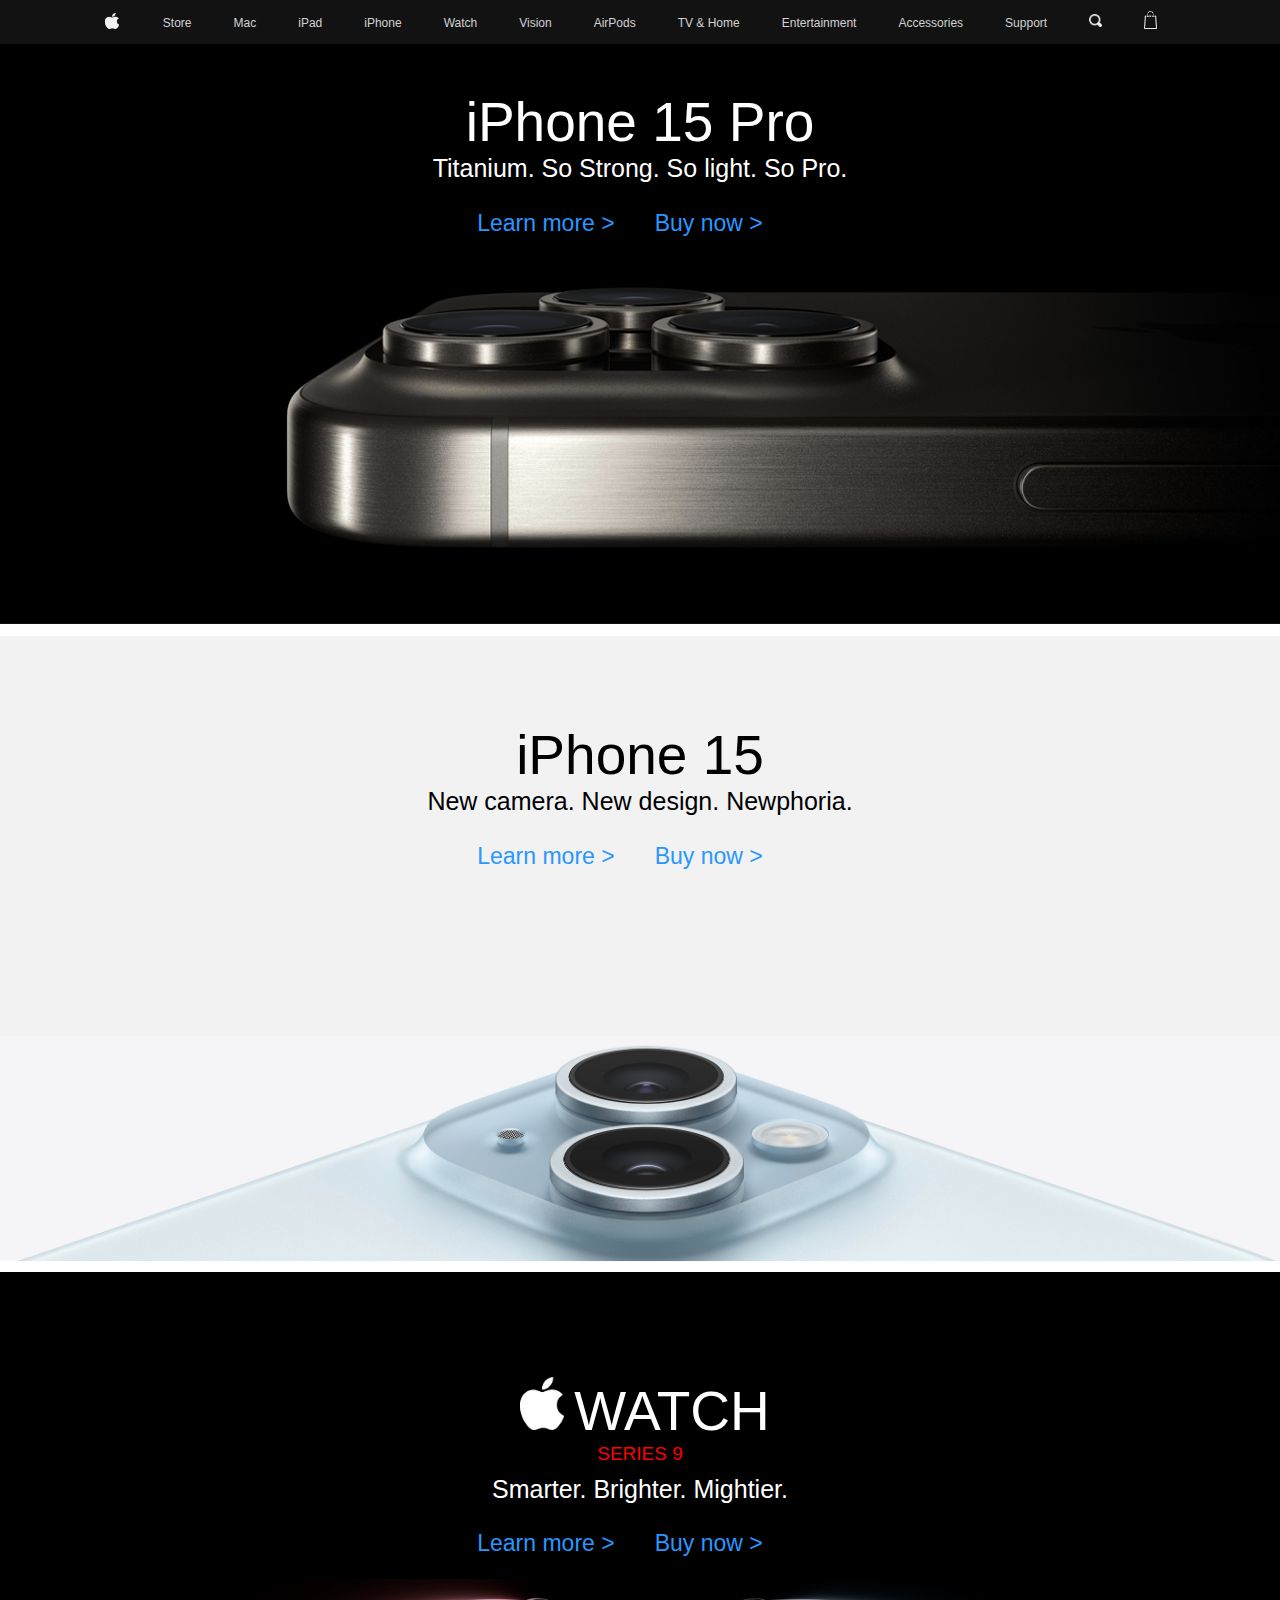
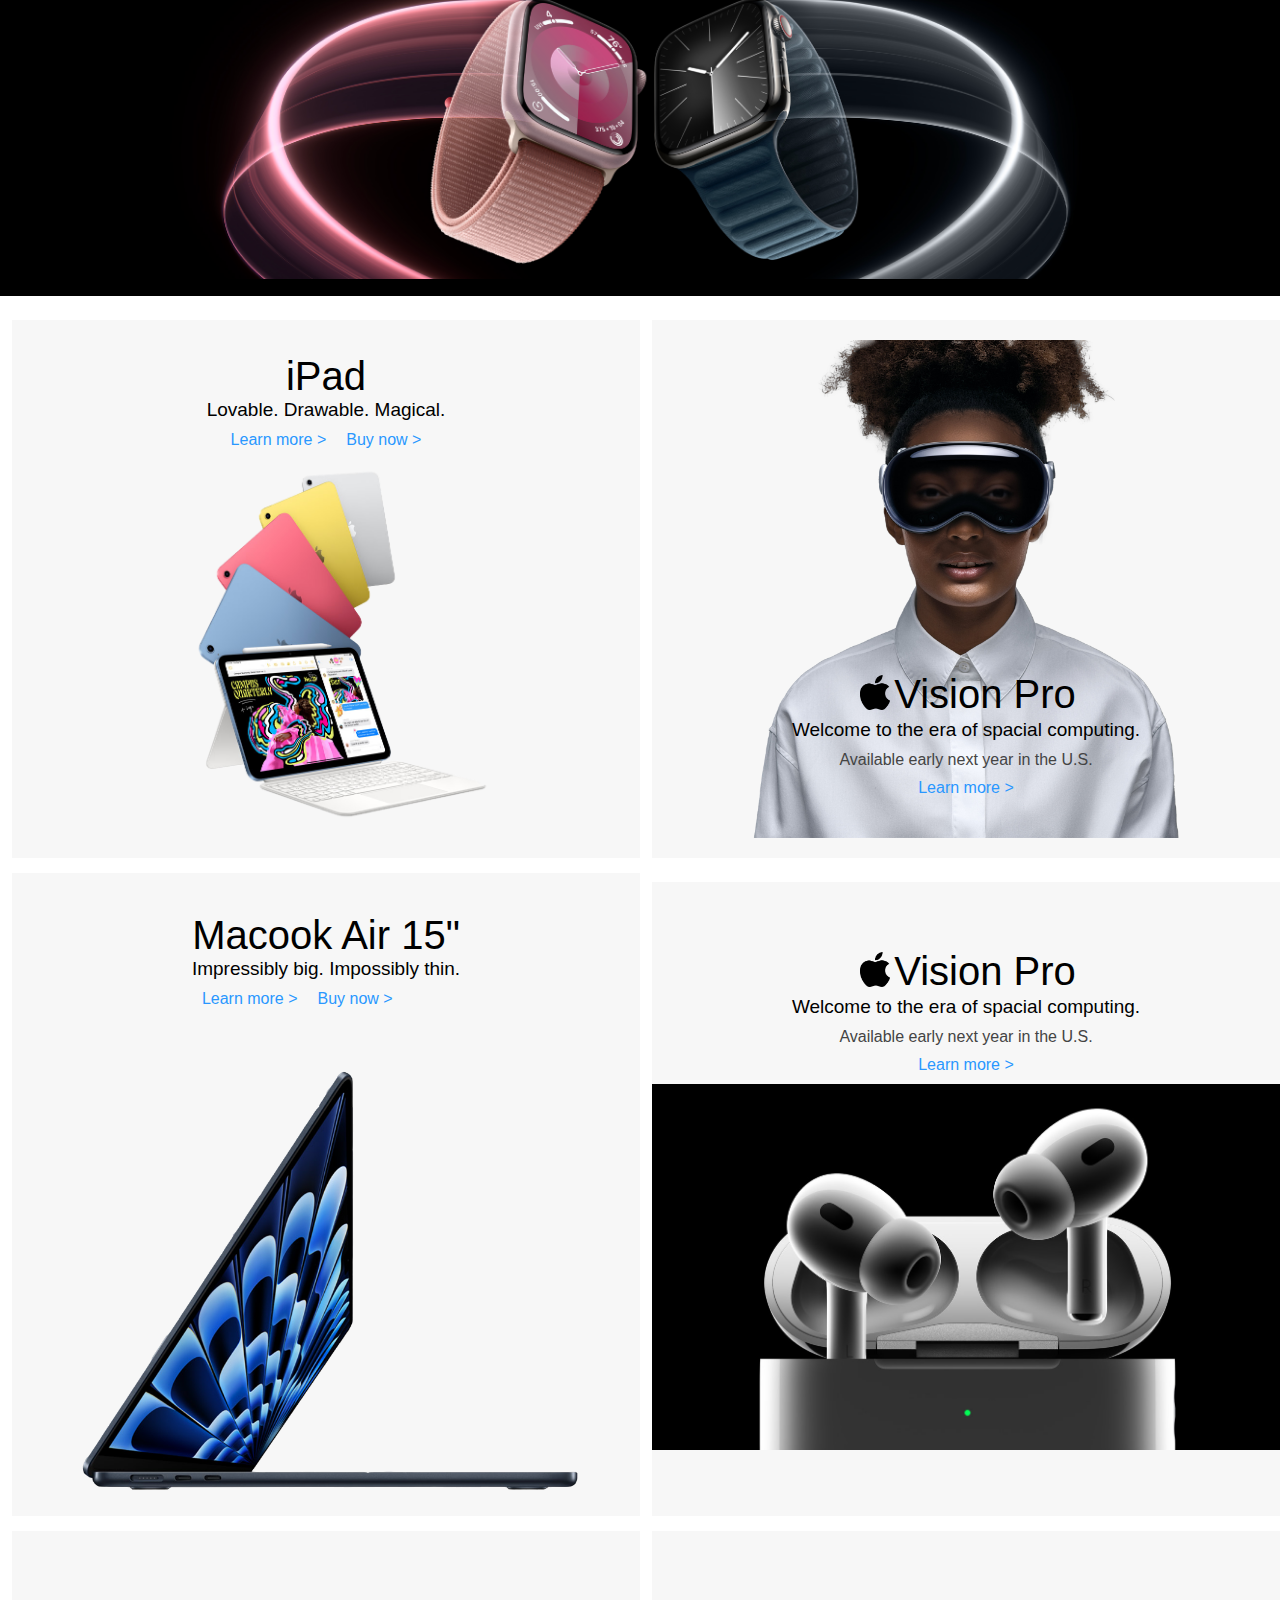
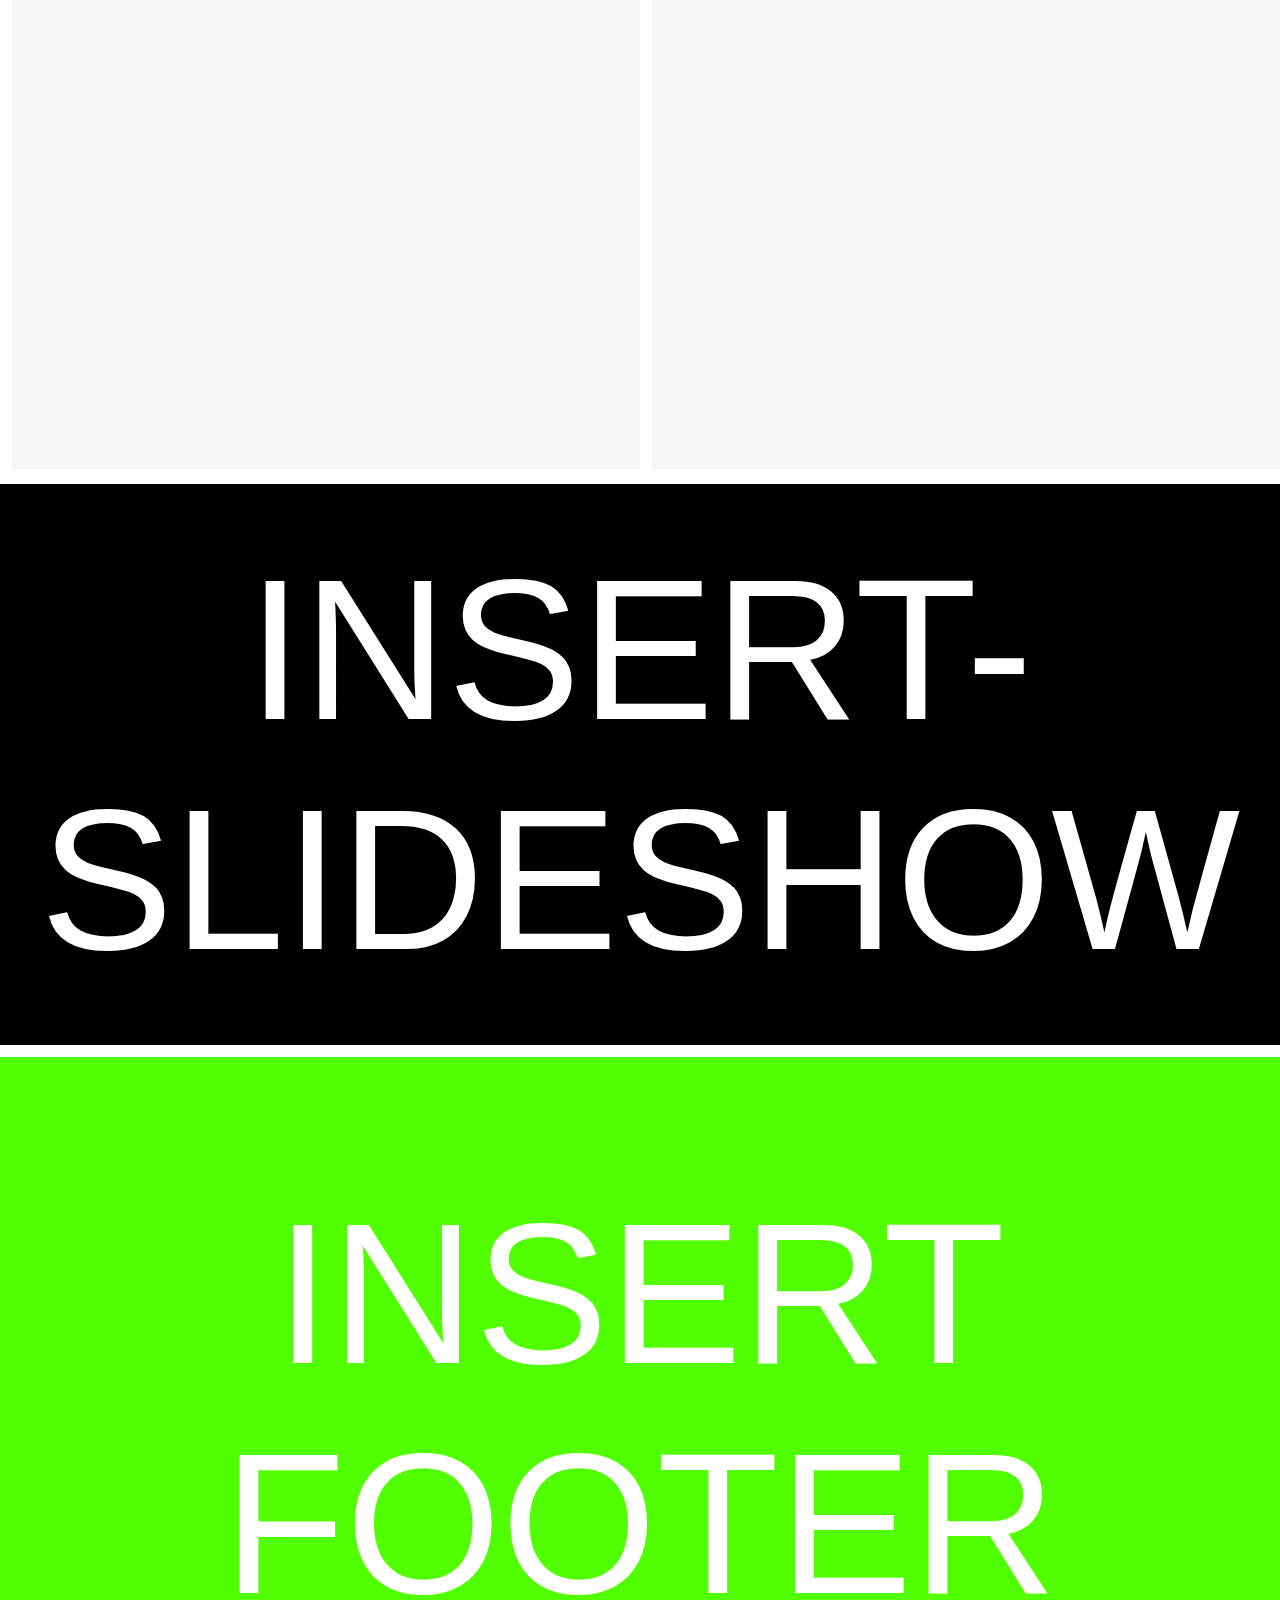
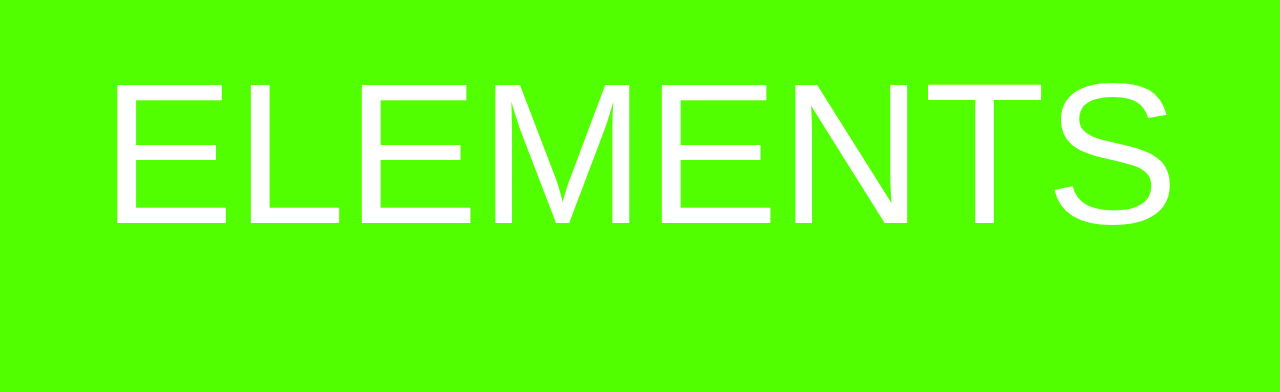
<file: Index.html>
<!DOCTYPE html>
<html lang="en">
<head>
  <meta charset="UTF-8">
  <meta name="viewport" content="width=device-width, initial-scale=1.0">
  <title>APPLE CLONE OCT 2023</title>
  <link rel="stylesheet" href="styles.css">
</head>
<body>

  <nav class="Nav-Main">

    <div class="navbar">

      <div class="logo">
        <img class="logo-apple" src="IMAGES/Apple logo.png" alt="Apple Logo">
      </div>

    <ul class="nav-links">
      <li><a href="#">Store</a></li>
      <li><a href="#">Mac</a></li>
      <li><a href="#">iPad</a></li>
      <li><a href="#">iPhone</a></li>
      <li><a href="#">Watch</a></li>
      <li><a href="#">Vision</a></li>
      <li><a href="#">AirPods</a></li>
      <li><a href="#">TV&nbsp;&#38;&nbsp;Home</a></li>
      <li><a href="#">Entertainment</a></li>
      <li><a href="#">Accessories</a></li>
      <li><a href="#">Support</a></li>
    </ul>
    <div class="Magnifier">
      <img class="Magnifier-icon" src="IMAGES/Magnifying Glass.png" alt="Magnifyer">
    </div>
    <div class="bag">
      <img class="bag-icon" src="IMAGES/Bag Icon.png" alt="Magnifyer">
    </div>
    </div>
  </nav>

  <div class="HEADER1">
    <div class="iPhone-title">
      <div class="main-title">
        iPhone 15 Pro
      </div>
      <div class="main-title-2">
       Titanium. So Strong. So light. So Pro.        
      </div>
      <div class="main-links">
        <div class="learn-more">
          Learn more 	&gt;
        </div>
        <div class="buy-now">
          Buy now 	&gt;
        </div>
      </div>
    </div>
    <img src="IMAGES/FINAL-iPhone-15-pro.png" alt="">   
  </div>

  <div class="HEADER2">
    <div class="iPhone-title">
      <div class="main-title">
        iPhone 15
      </div>
      <div class="main-title-2">
        New camera. New design. Newphoria.
      </div>
      <div class="main-links">
        <div class="learn-more">
          Learn more 	&gt;
        </div>
        <div class="buy-now">
          Buy now 	&gt;
        </div>
      </div>
    </div>
    <img src="IMAGES/UPDATED iP15.png" alt="">
  </div>

  <div class="HEADER3">
    <div class="iPhone-title">
      <div class="main-title">
       <img src="IMAGES/Apple logo.png" alt="">  WATCH
      </div>
      <div class="watch-title">
        SERIES 9
      </div>
      <div class="main-title-2">
       Smarter. Brighter. Mightier.
      </div>
      <div class="main-links">
        <div class="learn-more">
          Learn more 	&gt;
        </div>
        <div class="buy-now">
          Buy now 	&gt;
        </div>
      </div>
    </div>
    <img src="IMAGES/Watch Series 9.png" alt="">
  </div>

  <div class="HEADER4">
    <div class="row">
      <div class="left-content">
        <div class="iPad-text">
          iPad
        </div>
        <div class="ipad-caption">
          Lovable. Drawable. Magical.
        </div>
        <div class="learn-more-and-buy-now">
              <div class="learn-more-ipad">
          Learn more 	&gt;
        </div>
        <div class="learn-more-ipad">
          Buy now 	&gt;
        </div>
        </div>
        <img src="IMAGES/iPAD 10 FINAL.png" alt="">
      </div>

      <div class="right-content">
        <img class="vision-pro-model" src="IMAGES/VISION PRO MOdel.png" alt="">
        <div class="vision-text"> 
          <div class="iPad-text">
            <img class="vision-logo" src="IMAGES/Apple logo.png" alt=""> Vision Pro
          </div>
          <div class="ipad-caption">
            Welcome to the era of spacial computing.
          </div>
          <div class="ipad-caption-vision">
            Available early next year in the U.S.
          </div>
          <div class="learn-more-vision">
            Learn more 	&gt;
          </div>
        </div>
      </div>
    </div>


    <div class="row">
      <div class="left-content">
        <div class="macbook-banner">
          <div class="iPad-text">
            Macook Air 15"
          </div>
          <div class="ipad-caption">
            Impressibly big. Impossibly thin.
          </div>
          <div class="learn-more-and-buy-now">
                <div class="learn-more-ipad">
            Learn more 	&gt;
          </div>
          <div class="learn-more-ipad">
            Buy now 	&gt;
          </div>
          </div>
        </div>
          <img src="IMAGES/Macbook Air banner.png" alt="">
      </div>
      
      <div class="right-content-special">

          <div class="iPad-text">
            <img class="vision-logo" src="IMAGES/Apple logo.png" alt=""> Vision Pro
          </div>
          <div class="ipad-caption">
            Welcome to the era of spacial computing.
          </div>
          <div class="ipad-caption-vision">
            Available early next year in the U.S.
          </div>
          <div class="learn-more-vision">
            Learn more 	&gt;
          </div>
                  <img class="vision-pro-model-1" src="IMAGES/Airpods Banner.png" alt="">

        </div>

    </div>
    <div class="row">
      <div class="left-content"></div>
      <div class="right-content"></div>
    </div>

  </div>

  <div class="HEADER4-SLIDESHOW">
    INSERT-SLIDESHOW
  </div>

  <footer>
    <div class="homepage-footer">
  INSERT FOOTER ELEMENTS
    </div>
  
  </footer>

</body>
</html>
</file>
<file: styles.css>
* {
  font-family: helvetica;
}


body {
  margin: 0;
}

.navbar {
  text-align: center;
  display: flex;
  padding: none;
  justify-content: space-between;
  align-items: center;
  height: 100%;

}

.nav-links {
  padding: none;
  display: flex;
  align-items: center;
  justify-content: center;
}




.navbar ul {
  list-style: none;
  padding: 0;
  margin: 0;
  display: flex;
  flex: wrap;
  justify-content: space-between; /* Evenly space the list items */
  align-items: center;


}

.navbar li {
  flex: 1;
  padding: none;
}

.navbar a {
  text-decoration: none;
  font-size: 12px;
  color: #dedede; /* Text color for the links */
  padding: 12px;
  padding-left: 21px;
  padding-right: 21px; /* Adjust as needed for spacing */
  align-items: center;
  justify-content: center;
  margin: none;
}

.logo {
  width: 20px;
  height: 18px;
  margin-right: 20px;
}

.logo-apple {
  height: 90%;
}

.Magnifier, .bag {
  width: 15px;

  margin-right: 20px;
  margin-left: 20px;
}

.Magnifier-icon, .bag-icon {
  width: 90%;
}


.temporary {
  color: white;
  font-family: system-ui, -apple-system, BlinkMacSystemFont, 'Segoe UI', Roboto, Oxygen, Ubuntu, Cantarell, 'Open Sans', 'Helvetica Neue', sans-serif;
  justify-content: center;
  align-items: center;
  filter: blur(0px);
  margin: 5px;
}
.Nav-Main {
  display: flex;
  height: 44px;
  background-color: rgb(20, 20, 21);
  z-index: 40;
  flex: 1;
  opacity: 95%;
  top: 0;
  left: 0;
  right: 0;
  position: fixed;
  color: white;
  font-family: system-ui, -apple-system, BlinkMacSystemFont, 'Segoe UI', Roboto, Oxygen, Ubuntu, Cantarell, 'Open Sans', 'Helvetica Neue', sans-serif;
  justify-content: center;
  align-items: center;
}

.HEADER1 {
  z-index: 10;
  background-color: black;
  height: 624px;
  display: flex;
  color: white;
  font-size: 200px;
  position: relative;
  margin-bottom: 12px;
  flex-direction: column;
  justify-content: center;
  align-items: center;
  margin-right: none;
  width: 100%;

}

.header1-image {
  width: 100%;
  z-index: 10;
  height: 700px;
  margin: 0px;
  padding: 0px;
  display: block;
}

.HEADER1 img {
  border: none;
}

.main-title {
  font-size: 55px;
  text-align: center;
  justify-content: center;
  align-items: center;

  display: flex;
  width: 100%;
  font-weight: 520;
}

.main-title-2 {
  font-size: 25px;
  text-align: center;
  justify-content: center;
  align-items: center;

  display: flex;
  width: 100%;
  font-weight: 220;
}

.main-links {
  display: flex;

  height: 40px;
  margin-top: 20px; 
  flex-direction: row;
  align-items: center;
  justify-content: center;

}

.learn-more {
  font-size: 23px;
  display: flex;
  color: rgb(41, 151, 255);
}

.buy-now {
  font-size: 23px;
  display: flex;
  margin: 40px;
  color: rgb(41, 151, 255);
}

.iPhone-title {
  display: flex;
  height: 200px;
  font-weight: 40px;
  width: 100%;
  flex-direction: column;

  margin-top: 90px;
}

.iPhone-image1 {
  height: 400px;
  background-color: blue;
  margin: 0px;
  display: flex;
}

.iphonetext {
  font-size: 40px;
  display: block;
}
.ip15protext {
  z-index: 100;
  font-size: 40px;
  background-color: blue;
  margin-left: 500px;
  position: abso
}

.HEADER2 {
  z-index: 10;
  background-color: #f2f2f3;
  flex-direction: column;
  height: 624px;
  display: flex;
  color: black;
  justify-content: center;
  align-items: center;
  font-size: 200px;
  margin-bottom: 12px;
  margin-right: 0px;
}

.watch-title {
  font-size: 19px;
  text-align: center;
  justify-content: center;
  align-items: center;
  color: red;
  display: flex;
  width: 100%;
  margin-bottom: 10px;
  font-weight: 520;
}

.HEADER2 img {
  width: 100%;
  margin-top: 160px;
}

.HEADER3 {
  z-index: 10;
  background-color: black;
  height: 624px;
  display: flex;
  color: white;
  font-size: 200px;
  position: relative;
  margin-bottom: 12px;
  flex-direction: column;
  justify-content: center;
  align-items: center;
}

.HEADER3 img {
  width: 100%;
}

.main-title img {
  width: 44px;
  margin: 10px;
  margin-top: -4px;

}
.HEADER4 {
  background-color: #ffffff;
  height: 1764px;
  display: flex;
  color: rgb(255, 255, 255);
  font-size: 200px;
  margin-bottom: 12px;
  flex-direction: column;
}


.row {
  display: flex;
  width: 100%; /* Take up the entire width of the parent */
  height: 100%; /* Set the row height to 300px */
  margin: 6px;
  margin-bottom: 3px;
}

.left-content, .right-content {
  flex: 1; /* Distribute width equally between left and right content */
  background-color:  #f7f7f7;
  margin: 6px;
  margin-bottom: 0px;
  justify-content: center;
  align-items: center;
  text-align: center;
  align-content: center;
  display: flex;
  flex-direction: column;

}



.left-content img {
  width: 100%;
  position: bottom;
  float: bottom;
}

.iPad-text {
  font-size: 40px;
  text-align: center;
  justify-content: center;
  align-items: center;
  display: flex;
  width: 100%;
  font-weight: 540;
  color: black;

}

.ipad-caption {
  font-size: 19px;
  text-align: center;
  justify-content: center;
  align-items: center;
  display: flex;
  width: 100%;
  font-weight: 220;
  color: black;
}

.learn-more-and-buy-now {
  display: flex;
}

.learn-more-ipad {
  font-size: 16px;
  display: flex;
  color: rgb(41, 151, 255);
  display: inline;
  padding: 10px;
}

.vision-pro-model, .vision-pro-model-1 {
  display: flex;
  width: 100%;
  height: auto;
  z-index: 0;
  display: inline;
}

.vision-pro-model-1 {
  float: bottom;

}



.vision-text {
  z-index: 1;
  position: absolute;
  float: bottom;
  margin-top: 300px;
}

.macbook-banner {
  padding-top: 40px;
}

.black-container {
  background-color: black;
  width: 100%;
  height: 100%;
  display: flex;
  flex-direction: column;
}

.black-container img {
  display: flex;
  width: auto;
  height: 100%;
  z-index: 0;


}

.vision-logo {
  width: 30px;
  padding: 4px;
  margin-bottom: 5px;
  filter: brightness(0);
}

.ipad-caption-vision {
  font-size: 16px;
  text-align: center;
  justify-content: center;
  align-items: center;
  display: flex;
  width: 100%;
  font-weight: 220;
  color: rgb(68, 68, 68);
  margin-top: 10px;
}

.learn-more-vision {
  font-size: 16px;

  color: rgb(41, 151, 255);

  padding: 10px;
}

.HEADER4-SLIDESHOW {
  display: flex;
  height: 561px;
  background-color: blue;
  z-index: 10;
  background-color: #000000;
  color: rgb(255, 255, 255);
  justify-content: center;
  align-items: center;
  font-size: 200px;
  text-align: center;
  margin-bottom: 12px;
}

.homepage-footer {
  display: flex;
  height: 934.6px;
  background-color: #51ff00;
  z-index: 10;
  color: rgb(255, 255, 255);
  justify-content: center;
  align-items: center;
  font-size: 200px;
  text-align: center;
}

.right-content-special {
  flex: 1; /* Distribute width equally between left and right content */
  background-color:  #f7f7f7;
  margin: 6px;
  margin-top: 15px;
  margin-bottom: 0px;
  justify-content: center;
  align-items: center;
  text-align: center;
  align-content: center;
  display: flex;
  flex-direction: column;
  float: bottom;
}

.vision-text-special {
  z-index: 1;


  display: block;
  background-color: blue;

}
</file>
